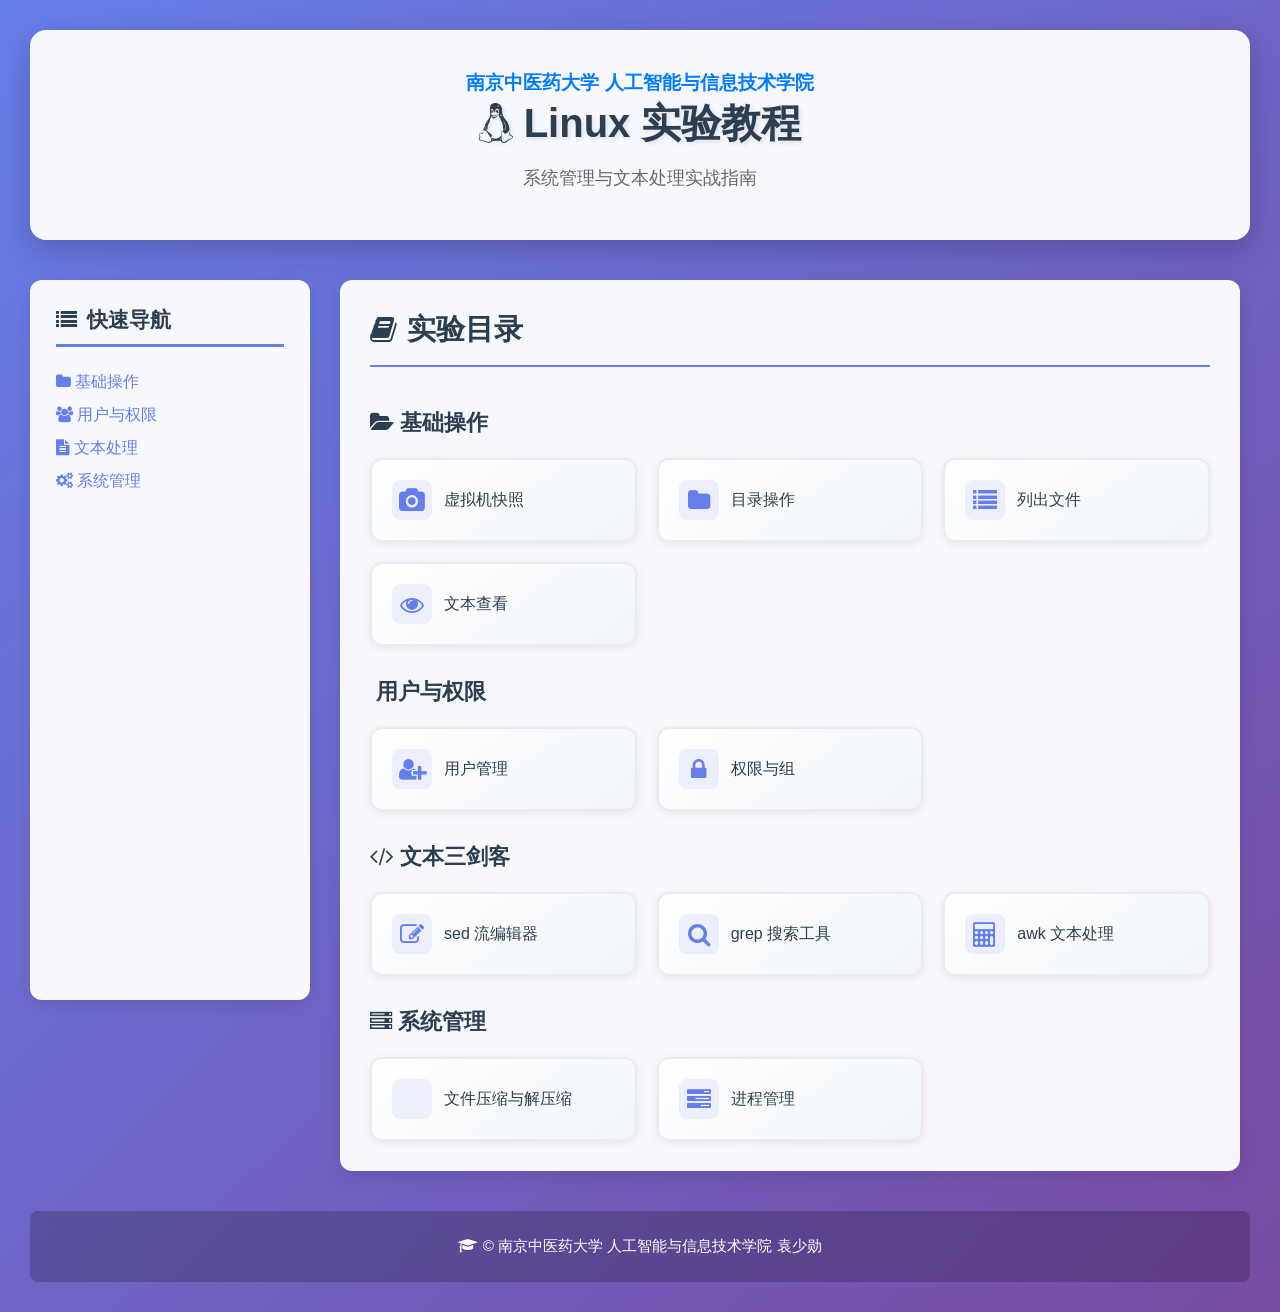
<file: docs/index.html>
<!DOCTYPE html>
<html lang="zh-CN">
<head>
    <meta charset="UTF-8">
    <meta name="viewport" content="width=device-width, initial-scale=1.0">
    <title>Linux 实验文档目录</title>
    <link rel="stylesheet" href="https://cdn.jsdelivr.net/npm/font-awesome@4.7.0/css/font-awesome.min.css">
    <style>
        * {
            margin: 0;
            padding: 0;
            box-sizing: border-box;
        }

        body {
            font-family: "Microsoft YaHei", "Helvetica Neue", sans-serif;
            padding: 30px;
            background: linear-gradient(135deg, #667eea 0%, #764ba2 100%);
            color: #333;
            min-height: 100vh;
            display: flex;
            flex-direction: column;
        }

        .header {
            text-align: center;
            margin-bottom: 40px;
            padding: 40px 20px;
            background-color: rgba(255, 255, 255, 0.95);
            border-radius: 16px;
            box-shadow: 0 10px 30px rgba(0, 0, 0, 0.2);
        }

        .header h1 {
            color: #2c3e50;
            font-size: 2.5rem;
            font-weight: 700;
            margin-bottom: 15px;
            text-shadow: 2px 2px 4px rgba(0, 0, 0, 0.1);
        }

        .header .subtitle {
            color: #666;
            font-size: 1.1rem;
            margin-bottom: 10px;
        }

        .header .college {
            color: #007bff;
            font-weight: 600;
            font-size: 1.2rem;
        }

        .container {
            display: flex;
            gap: 30px;
            flex: 1;
        }

        .left-sidebar {
            width: 280px;
            position: sticky;
            top: 30px;
            height: calc(100vh - 180px);
            overflow-y: auto;
            padding: 25px;
            background-color: rgba(255, 255, 255, 0.95);
            border-radius: 12px;
            box-shadow: 0 4px 15px rgba(0, 0, 0, 0.1);
            border: 1px solid rgba(255, 255, 255, 0.3);
        }

        .left-sidebar h2 {
            margin-bottom: 25px;
            color: #2c3e50;
            font-size: 1.3rem;
            padding-bottom: 10px;
            border-bottom: 3px solid #667eea;
            display: flex;
            align-items: center;
            gap: 10px;
        }

        .left-sidebar ul {
            list-style-type: none;
            padding-left: 0;
        }

        .left-sidebar li {
            margin: 12px 0;
        }

        .right-content {
            flex: 1;
            max-width: 900px;
            padding: 30px;
            background-color: rgba(255, 255, 255, 0.95);
            border-radius: 12px;
            box-shadow: 0 4px 20px rgba(0, 0, 0, 0.1);
        }

        .right-content h1 {
            margin-bottom: 40px;
            color: #2c3e50;
            font-size: 1.8rem;
            font-weight: 600;
            padding-bottom: 15px;
            border-bottom: 2px solid #667eea;
            display: flex;
            align-items: center;
            gap: 10px;
        }

        .exercise-grid {
            display: grid;
            grid-template-columns: repeat(auto-fill, minmax(250px, 1fr));
            gap: 20px;
        }

        .exercise-card {
            background: linear-gradient(145deg, #ffffff 0%, #f0f4f8 100%);
            border-radius: 12px;
            padding: 20px;
            border: 2px solid #e9ecef;
            transition: all 0.3s ease;
            box-shadow: 0 2px 8px rgba(0, 0, 0, 0.08);
        }

        .exercise-card:hover {
            transform: translateY(-5px);
            box-shadow: 0 8px 20px rgba(0, 0, 0, 0.15);
            border-color: #667eea;
        }

        .exercise-card a {
            display: flex;
            align-items: center;
            gap: 12px;
            text-decoration: none;
            color: #2c3e50;
            font-weight: 500;
            font-size: 1rem;
        }

        .exercise-card .icon {
            font-size: 1.5rem;
            color: #667eea;
            width: 40px;
            height: 40px;
            display: flex;
            align-items: center;
            justify-content: center;
            background-color: rgba(102, 126, 234, 0.1);
            border-radius: 8px;
        }

        .exercise-card:hover .icon {
            background-color: #667eea;
            color: #fff;
        }

        a {
            text-decoration: none;
            color: #667eea;
            transition: all 0.3s ease;
            font-weight: 500;
        }

        a:hover {
            color: #764ba2;
        }

        .copyright {
            margin-top: 40px;
            padding: 25px;
            text-align: center;
            color: #fff;
            font-size: 0.95rem;
            background-color: rgba(0, 0, 0, 0.2);
            border-radius: 8px;
            backdrop-filter: blur(10px);
        }

        @media (max-width: 768px) {
            .container {
                flex-direction: column;
            }
            .left-sidebar {
                width: 100%;
                height: auto;
                position: static;
                margin-bottom: 20px;
            }
            .right-content {
                padding: 20px;
            }
            .header h1 {
                font-size: 1.8rem;
            }
            .exercise-grid {
                grid-template-columns: 1fr;
            }
        }
    </style>
</head>

<body>
    <div class="header">
        <div class="college">南京中医药大学 人工智能与信息技术学院</div>
        <h1><i class="fa fa-linux"></i> Linux 实验教程</h1>
        <div class="subtitle">系统管理与文本处理实战指南</div>
    </div>

    <div class="container">
        <div class="left-sidebar">
            <h2><i class="fa fa-list"></i> 快速导航</h2>
            <ul>
                <li><a href="#基础操作"><i class="fa fa-folder"></i> 基础操作</a></li>
                <li><a href="#用户与权限"><i class="fa fa-users"></i> 用户与权限</a></li>
                <li><a href="#文本处理"><i class="fa fa-file-text"></i> 文本处理</a></li>
                <li><a href="#系统管理"><i class="fa fa-cogs"></i> 系统管理</a></li>
            </ul>
        </div>

        <div class="right-content">
            <h1><i class="fa fa-book"></i> 实验目录</h1>
            
            <h2 id="基础操作" style="margin: 30px 0 20px; color: #2c3e50; font-size: 1.4rem;">
                <i class="fa fa-folder-open"></i> 基础操作
            </h2>
            <div class="exercise-grid">
                <div class="exercise-card">
                    <a href="LinuxExercise-SnapShot.html">
                        <div class="icon"><i class="fa fa-camera"></i></div>
                        <span>虚拟机快照</span>
                    </a>
                </div>
                <div class="exercise-card">
                    <a href="LinuxExercise-Directory.html">
                        <div class="icon"><i class="fa fa-folder"></i></div>
                        <span>目录操作</span>
                    </a>
                </div>
                <div class="exercise-card">
                    <a href="LinuxExercise-ListFiles.html">
                        <div class="icon"><i class="fa fa-list"></i></div>
                        <span>列出文件</span>
                    </a>
                </div>
                <div class="exercise-card">
                    <a href="LinuxExercise-TextView.html">
                        <div class="icon"><i class="fa fa-eye"></i></div>
                        <span>文本查看</span>
                    </a>
                </div>
            </div>

            <h2 id="用户与权限" style="margin: 30px 0 20px; color: #2c3e50; font-size: 1.4rem;">
                <i class="fa fa-user-shield"></i> 用户与权限
            </h2>
            <div class="exercise-grid">
                <div class="exercise-card">
                    <a href="LinuxExercise-UserManage.html">
                        <div class="icon"><i class="fa fa-user-plus"></i></div>
                        <span>用户管理</span>
                    </a>
                </div>
                <div class="exercise-card">
                    <a href="LinuxExercise-PermissionGroup.html">
                        <div class="icon"><i class="fa fa-lock"></i></div>
                        <span>权限与组</span>
                    </a>
                </div>
            </div>

            <h2 id="文本处理" style="margin: 30px 0 20px; color: #2c3e50; font-size: 1.4rem;">
                <i class="fa fa-code"></i> 文本三剑客
            </h2>
            <div class="exercise-grid">
                <div class="exercise-card">
                    <a href="LinuxExercise-sed.html">
                        <div class="icon"><i class="fa fa-edit"></i></div>
                        <span>sed 流编辑器</span>
                    </a>
                </div>
                <div class="exercise-card">
                    <a href="LinuxExercise-grep.html">
                        <div class="icon"><i class="fa fa-search"></i></div>
                        <span>grep 搜索工具</span>
                    </a>
                </div>
                <div class="exercise-card">
                    <a href="LinuxExercise-awk.html">
                        <div class="icon"><i class="fa fa-calculator"></i></div>
                        <span>awk 文本处理</span>
                    </a>
                </div>
            </div>

            <h2 id="系统管理" style="margin: 30px 0 20px; color: #2c3e50; font-size: 1.4rem;">
                <i class="fa fa-server"></i> 系统管理
            </h2>
            <div class="exercise-grid">
                <div class="exercise-card">
                    <a href="LinuxExercise-Compression.html">
                        <div class="icon"><i class="fa fa-file-archive"></i></div>
                        <span>文件压缩与解压缩</span>
                    </a>
                </div>
                <div class="exercise-card">
                    <a href="LinuxExercise-ProcessManage.html">
                        <div class="icon"><i class="fa fa-tasks"></i></div>
                        <span>进程管理</span>
                    </a>
                </div>
            </div>
        </div>
    </div>

    <div class="copyright">
        <i class="fa fa-graduation-cap"></i> © 南京中医药大学 人工智能与信息技术学院 袁少勋
    </div>
</body>
</html>
</file>
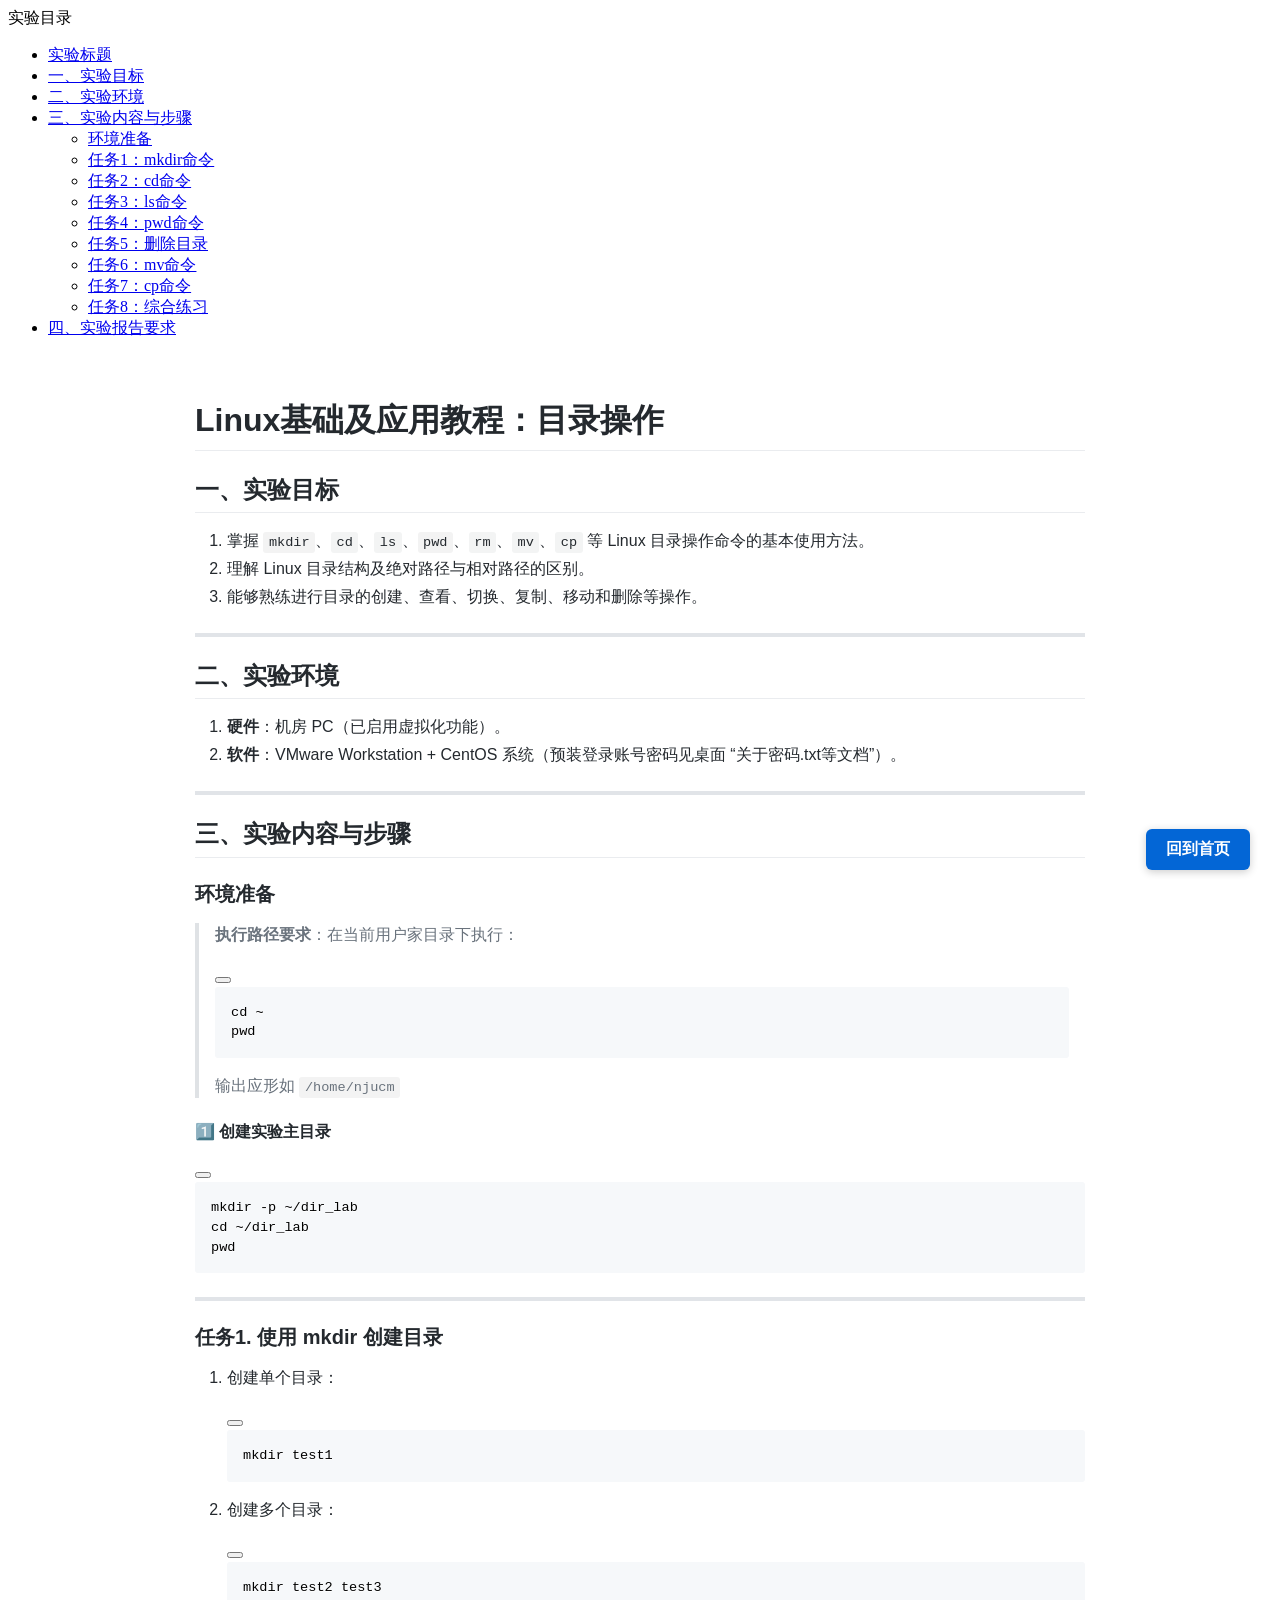
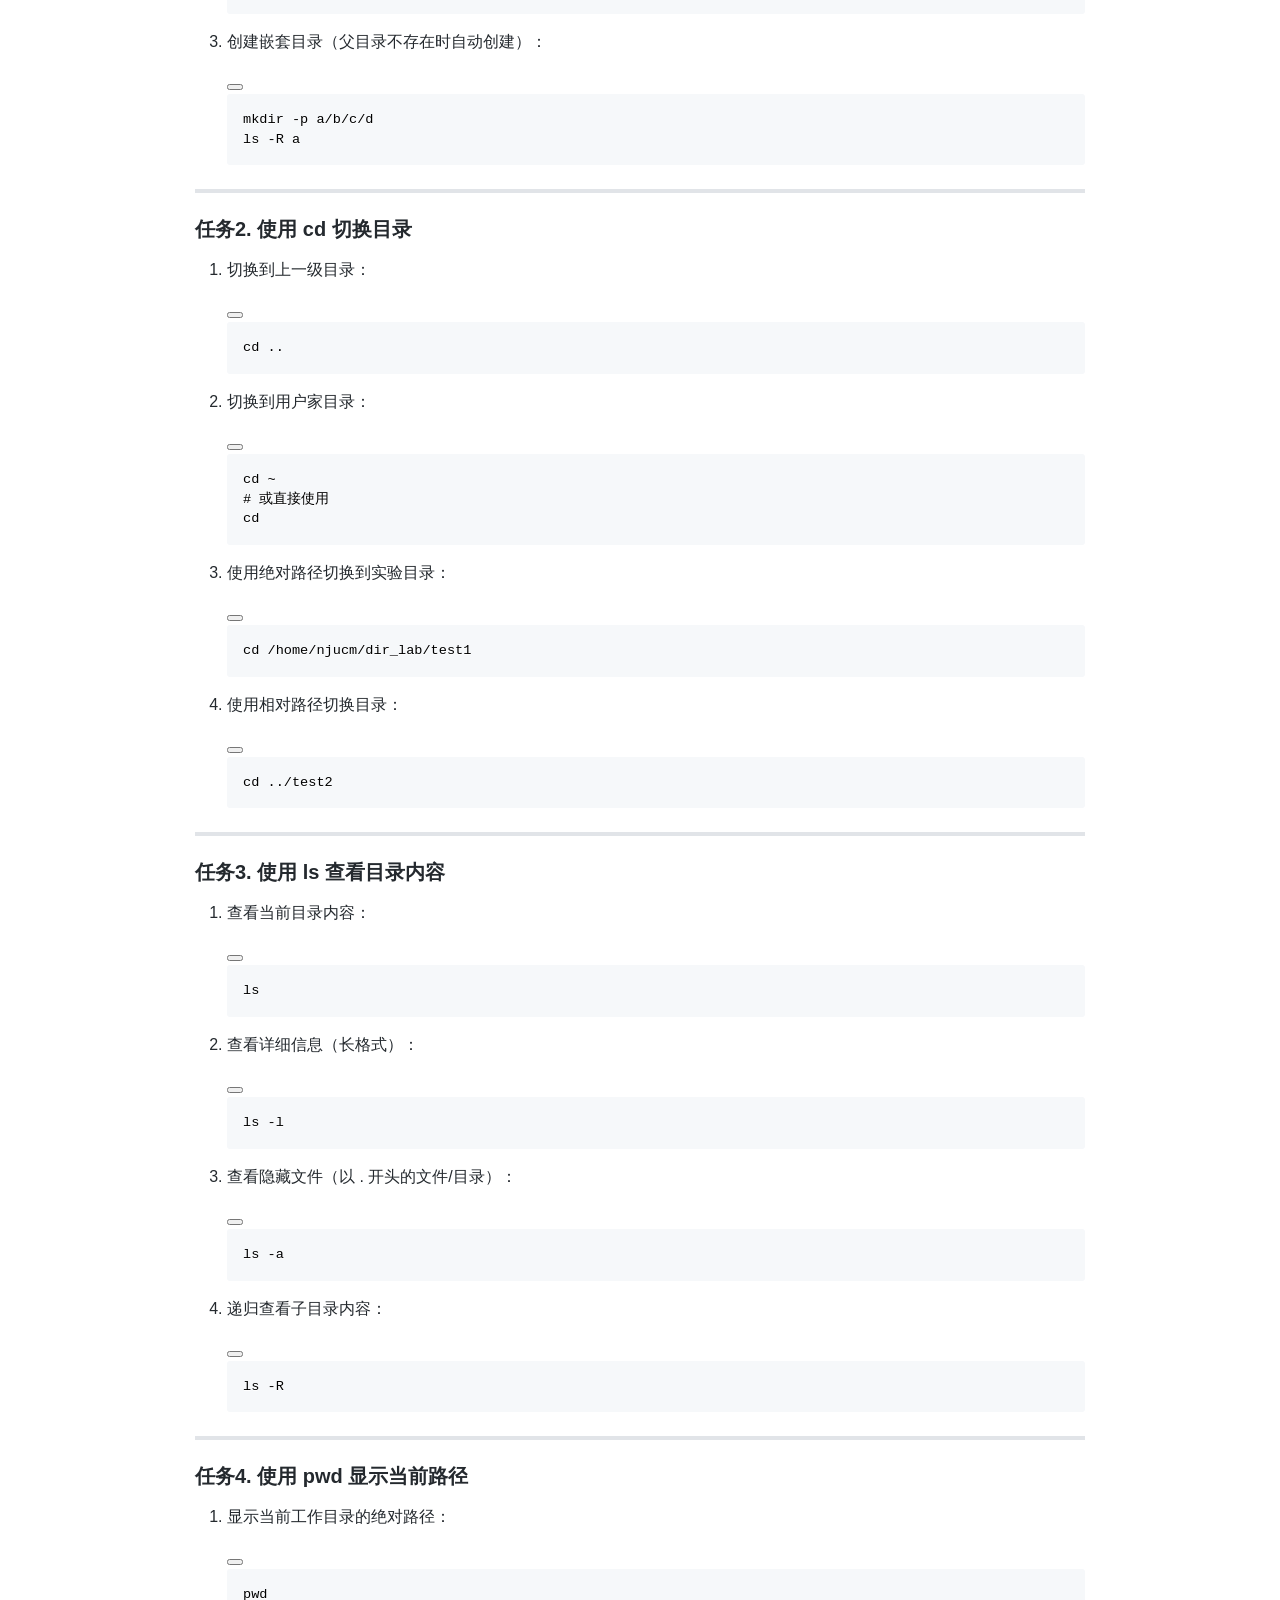
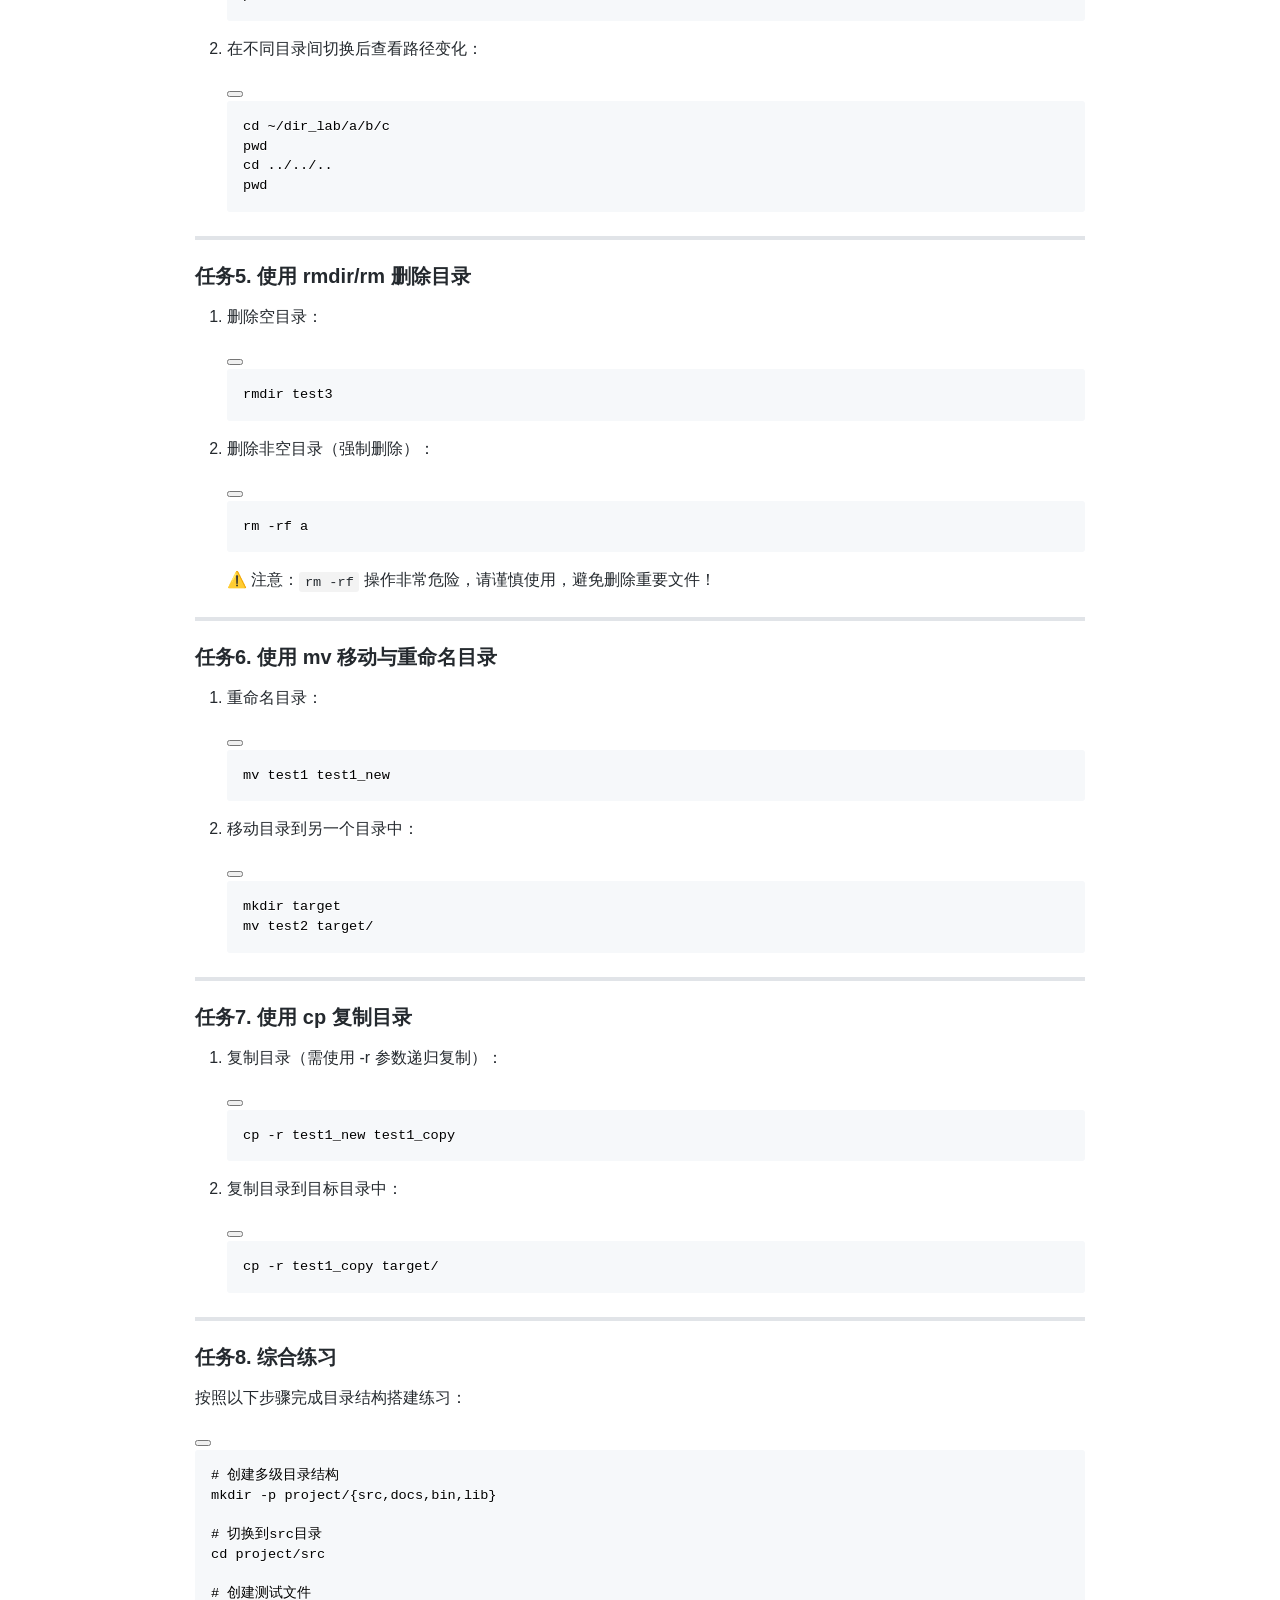
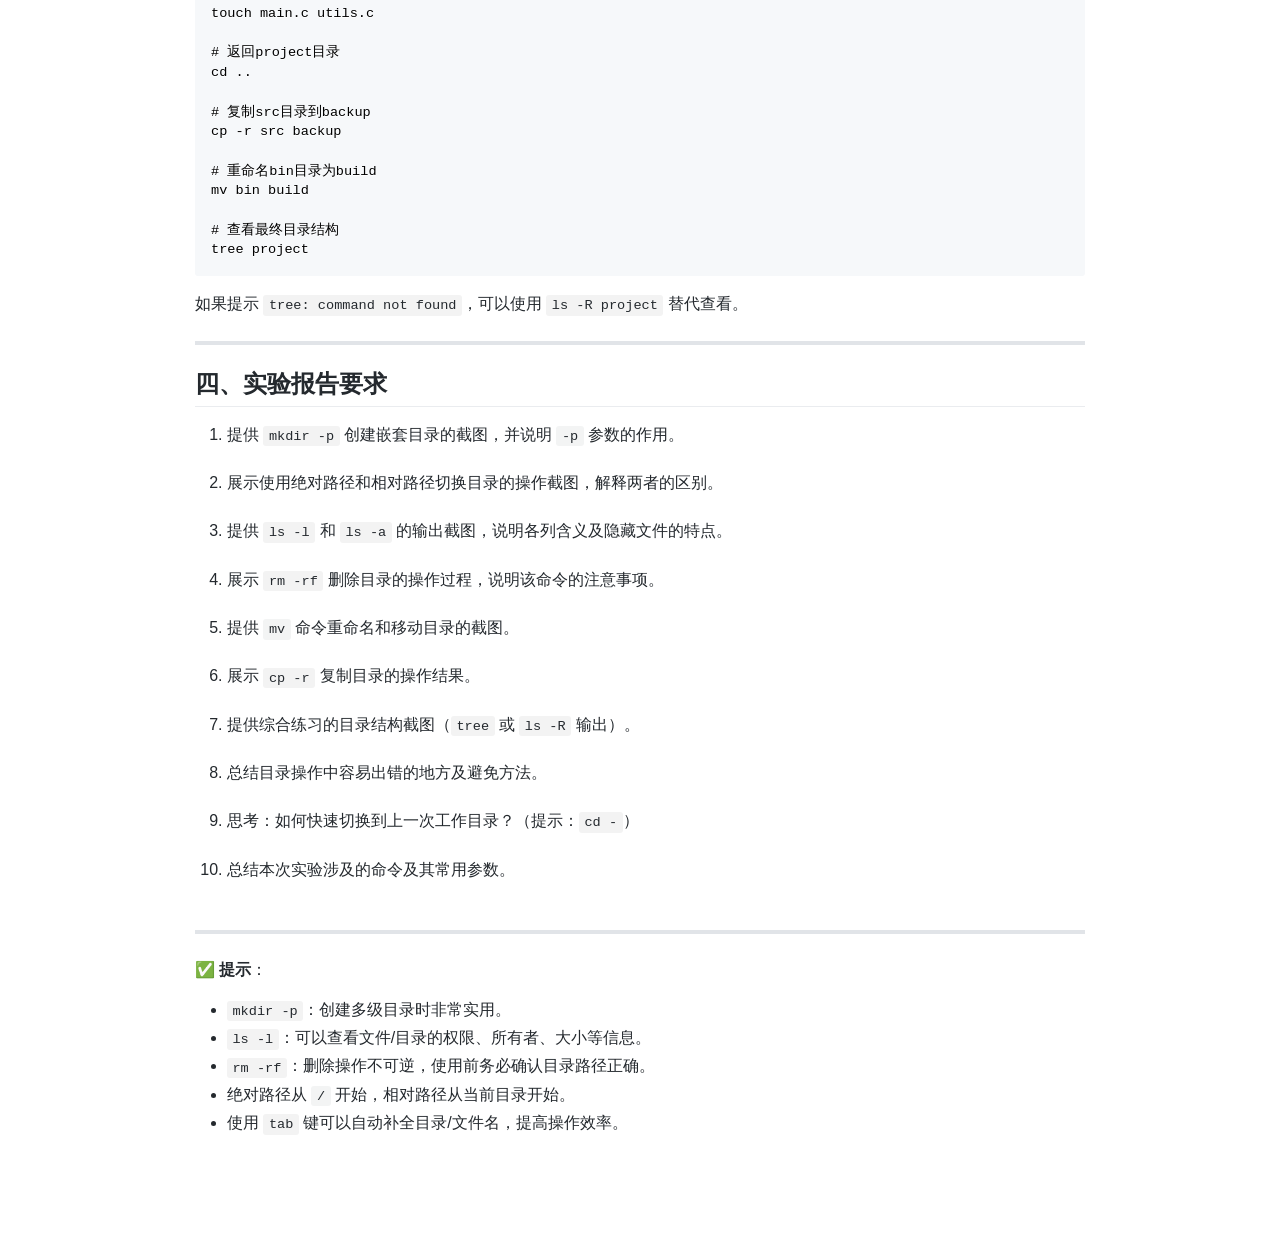
<file: docs/LinuxExercise-Directory.html>
<!DOCTYPE html>
<html>
<head>
  <meta charset="UTF-8">
  <meta name="viewport" content="width=device-width, initial-scale=1">
  <title>Linux基础及应用教程：目录操作</title>
  <link rel="stylesheet" href="markdown-style.css">
  <link href="https:
  <link rel="stylesheet" href="https:
  <style>
    .sidebar-nav {
      position: fixed;
      left: 0;
      top: 0;
      width: 220px;
      height: 100vh;
      background-color: #f5f5f5;
      border-right: 1px solid #ddd;
      padding: 20px 0;
      overflow-y: auto;
      box-sizing: border-box;
      z-index: 999;
    }

    .nav-title {
      font-size: 18px;
      font-weight: bold;
      padding: 0 20px 15px;
      border-bottom: 1px solid #ddd;
      margin-bottom: 15px;
      color: #333;
    }

    .nav-list {
      list-style: none;
      padding: 0;
      margin: 0;
    }

    .nav-list li a {
      display: block;
      padding: 8px 25px;
      color: #333;
      text-decoration: none;
      font-size: 14px;
      transition: background-color 0.2s;
    }

    .nav-list li a:hover {
      background-color: #e0e0e0;
    }

    .sub-nav {
      list-style: none;
      padding-left: 15px;
      background-color: #fafafa;
    }

    .sub-nav li a {
      padding-left: 35px;
      font-size: 13px;
      color: #666;
    }

    .markdown-body {
      margin-left: 240px;
      padding: 20px 40px;
      max-width: 1200px;
      box-sizing: border-box;
    }

    .code-block {
      position: relative;
      margin: 15px 0;
    }

    .copy-btn {
      position: absolute;
      top: 10px;
      right: 10px;
      background-color: rgba(255,255,255,0.9);
      border: 1px solid #ddd;
      border-radius: 4px;
      padding: 4px 8px;
      cursor: pointer;
      font-size: 14px;
      color: #666;
      transition: all 0.2s;
      z-index: 10;
    }

    .copy-btn:hover {
      background-color: #fff;
      color: #333;
      border-color: #bbb;
    }

    .copy-btn.success {
      background-color: #4CAF50;
      color: white;
      border-color: #4CAF50;
    }

    .copy-btn.success i::after {
      content: " 已复制";
      font-family: sans-serif;
    }

    .back-to-home {
      margin-left: 240px;
      margin: 20px 40px;
      display: inline-block;
    }

    @media (max-width: 768px) {
      .sidebar-nav {
        display: none;
      }
      .markdown-body {
        margin-left: 0;
        padding: 20px;
      }
      .back-to-home {
        margin-left: 20px;
      }
    }
  </style>
</head>
<body>
  <nav class="sidebar-nav">
    <div class="nav-title">实验目录</div>
    <ul class="nav-list">
      <li><a href="#linux基础及应用教程：目录操作">实验标题</a></li>
      <li><a href="#一、实验目标">一、实验目标</a></li>
      <li><a href="#二、实验环境">二、实验环境</a></li>
      <li>
        <a href="#三、实验内容与步骤">三、实验内容与步骤</a>
        <ul class="sub-nav">
          <li><a href="#环境准备">环境准备</a></li>
          <li><a href="#任务1-使用-mkdir-创建目录">任务1：mkdir命令</a></li>
          <li><a href="#任务2-使用-cd-切换目录">任务2：cd命令</a></li>
          <li><a href="#任务3-使用-ls-查看目录内容">任务3：ls命令</a></li>
          <li><a href="#任务4-使用-pwd-显示当前路径">任务4：pwd命令</a></li>
          <li><a href="#任务5-使用-rmdir-rm-删除目录">任务5：删除目录</a></li>
          <li><a href="#任务6-使用-mv-移动与重命名">任务6：mv命令</a></li>
          <li><a href="#任务7-使用-cp-复制目录">任务7：cp命令</a></li>
          <li><a href="#任务8-综合练习">任务8：综合练习</a></li>
        </ul>
      </li>
      <li><a href="#四、实验报告要求">四、实验报告要求</a></li>
    </ul>
  </nav>

  <article class="markdown-body">
    <h1 class="atx" id="linux基础及应用教程：目录操作">Linux基础及应用教程：目录操作</h1>
    <h2 class="atx" id="一、实验目标">一、实验目标</h2>
    <ol>
      <li>掌握 <code>mkdir</code>、<code>cd</code>、<code>ls</code>、<code>pwd</code>、<code>rm</code>、<code>mv</code>、<code>cp</code> 等 Linux 目录操作命令的基本使用方法。</li>
      <li>理解 Linux 目录结构及绝对路径与相对路径的区别。</li>
      <li>能够熟练进行目录的创建、查看、切换、复制、移动和删除等操作。</li>
    </ol>
    <hr>
    <h2 class="atx" id="二、实验环境">二、实验环境</h2>
    <ol>
      <li><strong>硬件</strong>：机房 PC（已启用虚拟化功能）。  </li>
      <li><strong>软件</strong>：VMware Workstation + CentOS 系统（预装登录账号密码见桌面 “关于密码.txt等文档”）。</li>
    </ol>
    <hr>
    <h2 class="atx" id="三、实验内容与步骤">三、实验内容与步骤</h2>
    <h3 class="atx" id="环境准备">环境准备</h3>
    <blockquote>
      <p><strong>执行路径要求</strong>：在当前用户家目录下执行：</p>
      <div class="code-block">
        <button class="copy-btn" title="复制代码">
          <i class="fa fa-clipboard"></i>
        </button>
        <pre><code class="language-bash">cd ~
pwd</code></pre>
      </div>
      <p>输出应形如 <code>/home/njucm</code></p>
    </blockquote>

    <h4 class="atx" id="1️⃣-创建实验主目录">1️⃣ 创建实验主目录</h4>
    <div class="code-block">
      <button class="copy-btn" title="复制代码">
        <i class="fa fa-clipboard"></i>
      </button>
      <pre><code class="language-bash">mkdir -p ~/dir_lab
cd ~/dir_lab
pwd</code></pre>
    </div>

    <hr>
    <h3 class="atx" id="任务1-使用-mkdir-创建目录">任务1. 使用 mkdir 创建目录</h3>
    <ol>
      <li>
        <p>创建单个目录：</p>
        <div class="code-block">
          <button class="copy-btn" title="复制代码">
            <i class="fa fa-clipboard"></i>
          </button>
          <pre><code class="language-bash">mkdir test1</code></pre>
        </div>
      </li>
      <li>
        <p>创建多个目录：</p>
        <div class="code-block">
          <button class="copy-btn" title="复制代码">
            <i class="fa fa-clipboard"></i>
          </button>
          <pre><code class="language-bash">mkdir test2 test3</code></pre>
        </div>
      </li>
      <li>
        <p>创建嵌套目录（父目录不存在时自动创建）：</p>
        <div class="code-block">
          <button class="copy-btn" title="复制代码">
            <i class="fa fa-clipboard"></i>
          </button>
          <pre><code class="language-bash">mkdir -p a/b/c/d
ls -R a</code></pre>
        </div>
      </li>
    </ol>

    <hr>
    <h3 class="atx" id="任务2-使用-cd-切换目录">任务2. 使用 cd 切换目录</h3>
    <ol>
      <li>
        <p>切换到上一级目录：</p>
        <div class="code-block">
          <button class="copy-btn" title="复制代码">
            <i class="fa fa-clipboard"></i>
          </button>
          <pre><code class="language-bash">cd ..</code></pre>
        </div>
      </li>
      <li>
        <p>切换到用户家目录：</p>
        <div class="code-block">
          <button class="copy-btn" title="复制代码">
            <i class="fa fa-clipboard"></i>
          </button>
          <pre><code class="language-bash">cd ~
# 或直接使用
cd</code></pre>
        </div>
      </li>
      <li>
        <p>使用绝对路径切换到实验目录：</p>
        <div class="code-block">
          <button class="copy-btn" title="复制代码">
            <i class="fa fa-clipboard"></i>
          </button>
          <pre><code class="language-bash">cd /home/njucm/dir_lab/test1</code></pre>
        </div>
      </li>
      <li>
        <p>使用相对路径切换目录：</p>
        <div class="code-block">
          <button class="copy-btn" title="复制代码">
            <i class="fa fa-clipboard"></i>
          </button>
          <pre><code class="language-bash">cd ../test2</code></pre>
        </div>
      </li>
    </ol>

    <hr>
    <h3 class="atx" id="任务3-使用-ls-查看目录内容">任务3. 使用 ls 查看目录内容</h3>
    <ol>
      <li>
        <p>查看当前目录内容：</p>
        <div class="code-block">
          <button class="copy-btn" title="复制代码">
            <i class="fa fa-clipboard"></i>
          </button>
          <pre><code class="language-bash">ls</code></pre>
        </div>
      </li>
      <li>
        <p>查看详细信息（长格式）：</p>
        <div class="code-block">
          <button class="copy-btn" title="复制代码">
            <i class="fa fa-clipboard"></i>
          </button>
          <pre><code class="language-bash">ls -l</code></pre>
        </div>
      </li>
      <li>
        <p>查看隐藏文件（以 . 开头的文件/目录）：</p>
        <div class="code-block">
          <button class="copy-btn" title="复制代码">
            <i class="fa fa-clipboard"></i>
          </button>
          <pre><code class="language-bash">ls -a</code></pre>
        </div>
      </li>
      <li>
        <p>递归查看子目录内容：</p>
        <div class="code-block">
          <button class="copy-btn" title="复制代码">
            <i class="fa fa-clipboard"></i>
          </button>
          <pre><code class="language-bash">ls -R</code></pre>
        </div>
      </li>
    </ol>

    <hr>
    <h3 class="atx" id="任务4-使用-pwd-显示当前路径">任务4. 使用 pwd 显示当前路径</h3>
    <ol>
      <li>
        <p>显示当前工作目录的绝对路径：</p>
        <div class="code-block">
          <button class="copy-btn" title="复制代码">
            <i class="fa fa-clipboard"></i>
          </button>
          <pre><code class="language-bash">pwd</code></pre>
        </div>
      </li>
      <li>
        <p>在不同目录间切换后查看路径变化：</p>
        <div class="code-block">
          <button class="copy-btn" title="复制代码">
            <i class="fa fa-clipboard"></i>
          </button>
          <pre><code class="language-bash">cd ~/dir_lab/a/b/c
pwd
cd ../../..
pwd</code></pre>
        </div>
      </li>
    </ol>

    <hr>
    <h3 class="atx" id="任务5-使用-rmdir-rm-删除目录">任务5. 使用 rmdir/rm 删除目录</h3>
    <ol>
      <li>
        <p>删除空目录：</p>
        <div class="code-block">
          <button class="copy-btn" title="复制代码">
            <i class="fa fa-clipboard"></i>
          </button>
          <pre><code class="language-bash">rmdir test3</code></pre>
        </div>
      </li>
      <li>
        <p>删除非空目录（强制删除）：</p>
        <div class="code-block">
          <button class="copy-btn" title="复制代码">
            <i class="fa fa-clipboard"></i>
          </button>
          <pre><code class="language-bash">rm -rf a</code></pre>
          <p>⚠️ 注意：<code>rm -rf</code> 操作非常危险，请谨慎使用，避免删除重要文件！</p>
        </div>
      </li>
    </ol>

    <hr>
    <h3 class="atx" id="任务6-使用-mv-移动与重命名">任务6. 使用 mv 移动与重命名目录</h3>
    <ol>
      <li>
        <p>重命名目录：</p>
        <div class="code-block">
          <button class="copy-btn" title="复制代码">
            <i class="fa fa-clipboard"></i>
          </button>
          <pre><code class="language-bash">mv test1 test1_new</code></pre>
        </div>
      </li>
      <li>
        <p>移动目录到另一个目录中：</p>
        <div class="code-block">
          <button class="copy-btn" title="复制代码">
            <i class="fa fa-clipboard"></i>
          </button>
          <pre><code class="language-bash">mkdir target
mv test2 target/</code></pre>
        </div>
      </li>
    </ol>

    <hr>
    <h3 class="atx" id="任务7-使用-cp-复制目录">任务7. 使用 cp 复制目录</h3>
    <ol>
      <li>
        <p>复制目录（需使用 -r 参数递归复制）：</p>
        <div class="code-block">
          <button class="copy-btn" title="复制代码">
            <i class="fa fa-clipboard"></i>
          </button>
          <pre><code class="language-bash">cp -r test1_new test1_copy</code></pre>
        </div>
      </li>
      <li>
        <p>复制目录到目标目录中：</p>
        <div class="code-block">
          <button class="copy-btn" title="复制代码">
            <i class="fa fa-clipboard"></i>
          </button>
          <pre><code class="language-bash">cp -r test1_copy target/</code></pre>
        </div>
      </li>
    </ol>

    <hr>
    <h3 class="atx" id="任务8-综合练习">任务8. 综合练习</h3>
    <p>按照以下步骤完成目录结构搭建练习：</p>
    <div class="code-block">
      <button class="copy-btn" title="复制代码">
        <i class="fa fa-clipboard"></i>
      </button>
      <pre><code class="language-bash"># 创建多级目录结构
mkdir -p project/{src,docs,bin,lib}

# 切换到src目录
cd project/src

# 创建测试文件
touch main.c utils.c

# 返回project目录
cd ..

# 复制src目录到backup
cp -r src backup

# 重命名bin目录为build
mv bin build

# 查看最终目录结构
tree project</code></pre>
    </div>
    <p>如果提示 <code>tree: command not found</code>，可以使用 <code>ls -R project</code> 替代查看。</p>

    <hr>
    <h2 class="atx" id="四、实验报告要求">四、实验报告要求</h2>
    <ol>
      <li>提供 <code>mkdir -p</code> 创建嵌套目录的截图，并说明 <code>-p</code> 参数的作用。</li><br>
      <li>展示使用绝对路径和相对路径切换目录的操作截图，解释两者的区别。</li><br>
      <li>提供 <code>ls -l</code> 和 <code>ls -a</code> 的输出截图，说明各列含义及隐藏文件的特点。</li><br>
      <li>展示 <code>rm -rf</code> 删除目录的操作过程，说明该命令的注意事项。</li><br>
      <li>提供 <code>mv</code> 命令重命名和移动目录的截图。</li><br>
      <li>展示 <code>cp -r</code> 复制目录的操作结果。</li><br>
      <li>提供综合练习的目录结构截图（<code>tree</code> 或 <code>ls -R</code> 输出）。</li><br>
      <li>总结目录操作中容易出错的地方及避免方法。</li><br>
      <li>思考：如何快速切换到上一次工作目录？（提示：<code>cd -</code>）</li><br>
      <li>总结本次实验涉及的命令及其常用参数。</li><br>
    </ol>
    <hr>
    <p>✅ <strong>提示</strong>：  </p>
    <ul>
      <li><code>mkdir -p</code>：创建多级目录时非常实用。  </li>
      <li><code>ls -l</code>：可以查看文件/目录的权限、所有者、大小等信息。  </li>
      <li><code>rm -rf</code>：删除操作不可逆，使用前务必确认目录路径正确。  </li>
      <li>绝对路径从 <code>/</code> 开始，相对路径从当前目录开始。  </li>
      <li>使用 <code>tab</code> 键可以自动补全目录/文件名，提高操作效率。  </li>
    </ul>
  </article>

  <a href="/shaoxunyuan.github.io/Linux/" class="back-to-home">回到首页</a>

  <script src="https:
  <script src="https:
  <script>
    document.querySelectorAll('.copy-btn').forEach(btn => {
      btn.addEventListener('click', function() {
        const codeElement = this.nextElementSibling.querySelector('code');
        const codeContent = codeElement.textContent;
        navigator.clipboard.writeText(codeContent).then(() => {
          this.classList.add('success');
          setTimeout(() => {
            this.classList.remove('success');
          }, 2000);
        }).catch(err => {
          console.error('代码复制失败:', err);
          alert('复制失败，请手动复制');
        });
      });
    });

    document.querySelectorAll('.sidebar-nav a').forEach(anchor => {
      anchor.addEventListener('click', function(e) {
        e.preventDefault();
        const targetId = this.getAttribute('href');
        const targetElement = document.querySelector(targetId);
        if (targetElement) {
          window.scrollTo({
            top: targetElement.offsetTop - 20,
            behavior: 'smooth'
          });
        }
      });
    });
  </script>
</body>
</html>
</file>
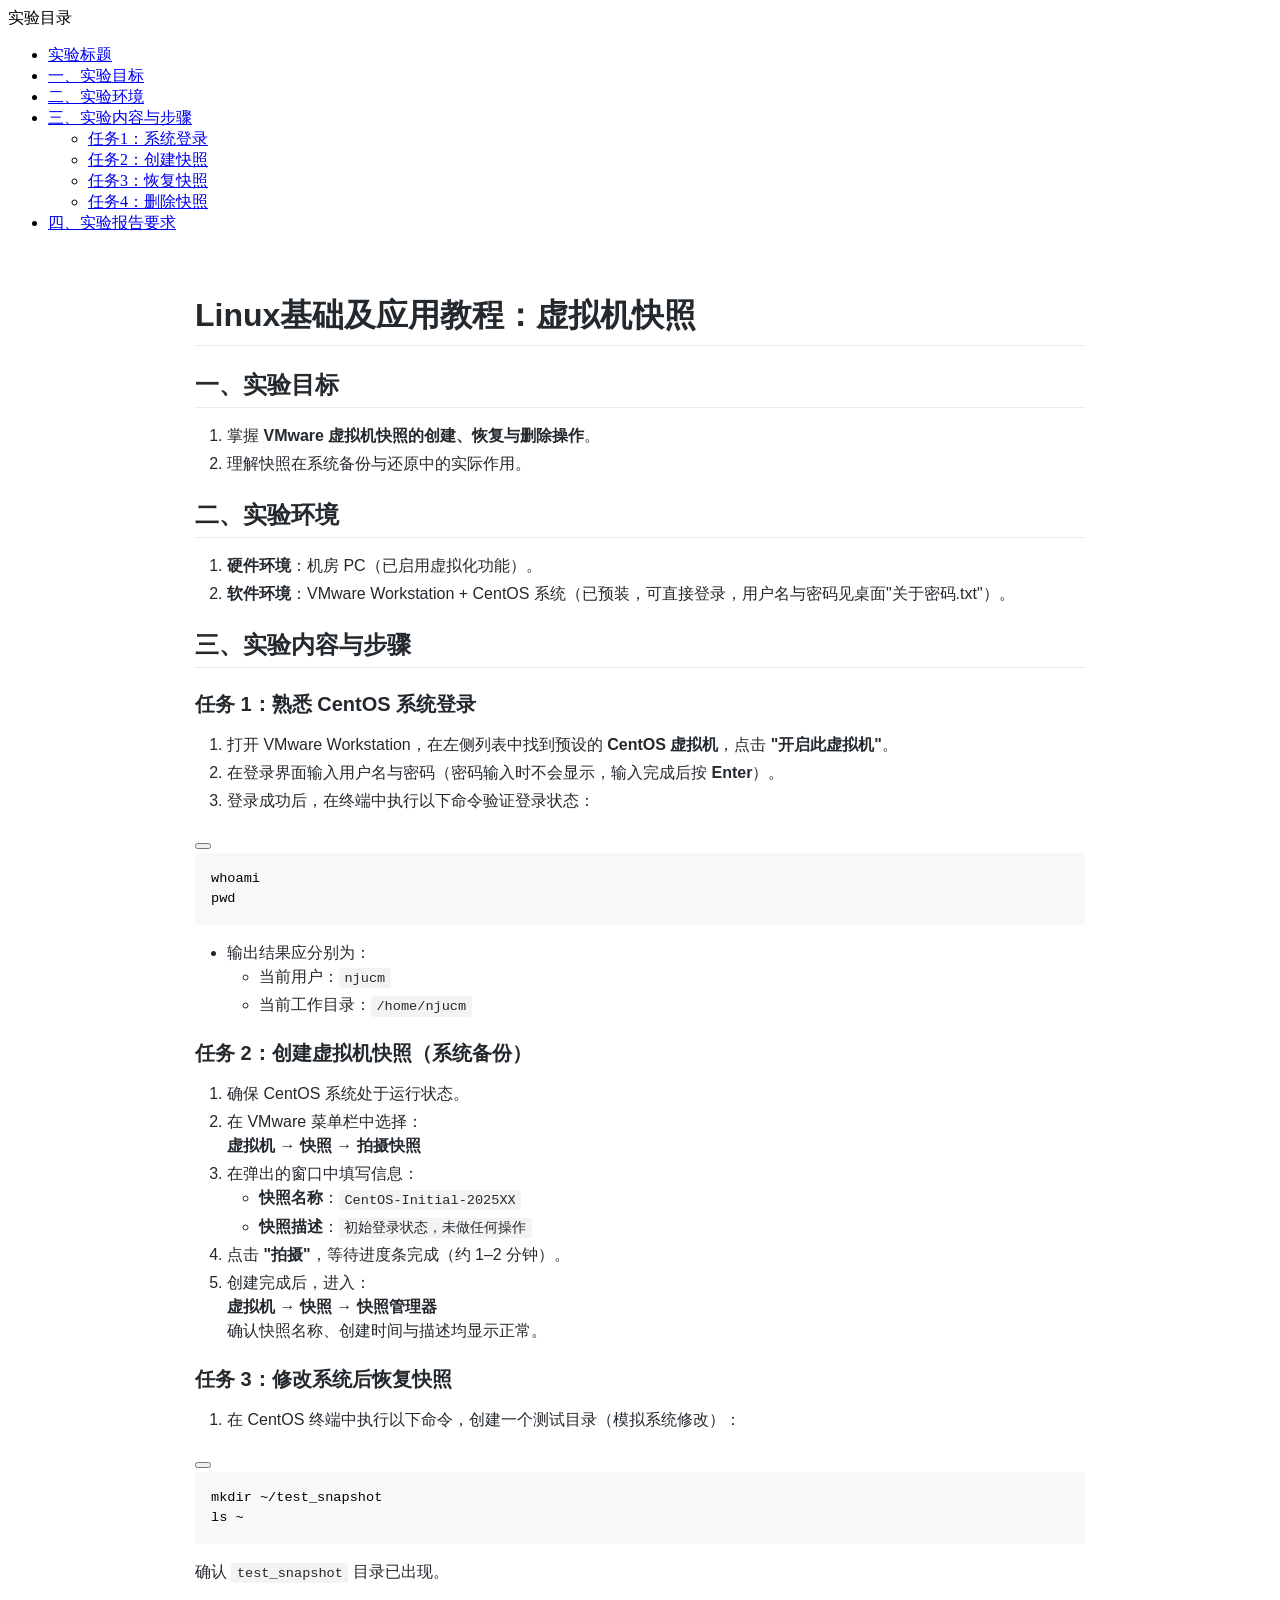
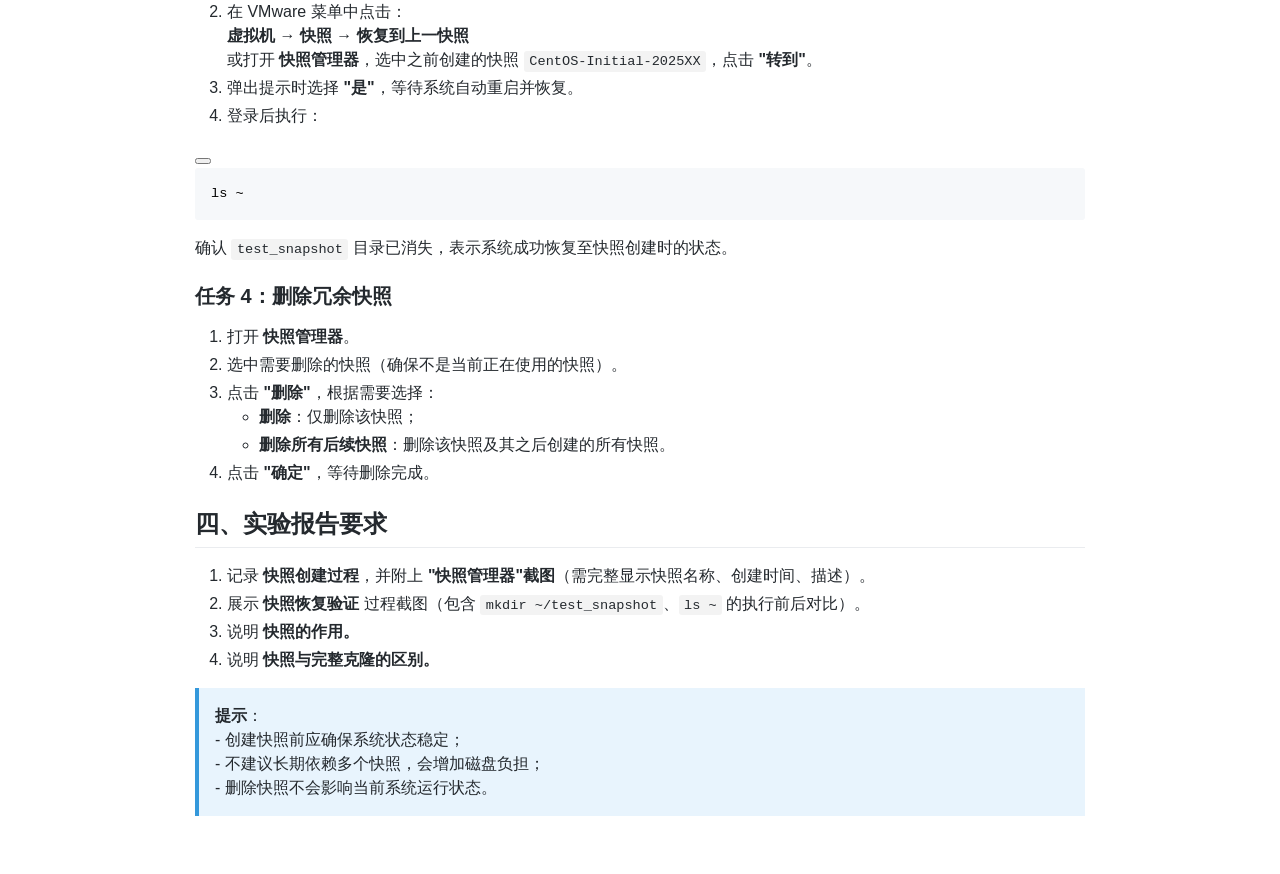
<file: docs/LinuxExercise-SnapShot.html>
<!DOCTYPE html>
<html lang="zh-CN">
<head>
    <meta charset="UTF-8">
    <meta name="viewport" content="width=device-width, initial-scale=1.0">
    <title>Linux基础及应用教程：虚拟机快照</title>
    <link rel="stylesheet" href="markdown-style.css">
    <link href="https:
    <link rel="stylesheet" href="https:
    <style>
    .sidebar-nav {
      position: fixed;
      left: 0;
      top: 0;
      width: 220px;
      height: 100vh;
      background-color: #f5f5f5;
      border-right: 1px solid #ddd;
      padding: 20px 0;
      overflow-y: auto;
      box-sizing: border-box;
      z-index: 999;
    }
    .nav-title {
      font-size: 18px;
      font-weight: bold;
      padding: 0 20px 15px;
      border-bottom: 1px solid #ddd;
      margin-bottom: 15px;
      color: #333;
    }
    .nav-list {
      list-style: none;
      padding: 0;
      margin: 0;
    }
    .nav-list li a {
      display: block;
      padding: 8px 25px;
      color: #333;
      text-decoration: none;
      font-size: 14px;
      transition: background-color 0.2s;
    }
    .nav-list li a:hover { background-color: #e0e0e0; }
    .sub-nav {
      list-style: none;
      padding-left: 15px;
      background-color: #fafafa;
    }
    .sub-nav li a {
      padding-left: 35px;
      font-size: 13px;
      color: #666;
    }
    .markdown-body {
      margin-left: 240px;
      padding: 20px 40px;
      max-width: 1200px;
      box-sizing: border-box;
    }
    .code-block { position: relative; margin: 15px 0; }
    .copy-btn {
      position: absolute;
      top: 10px;
      right: 10px;
      background-color: rgba(255,255,255,0.9);
      border: 1px solid #ddd;
      border-radius: 4px;
      padding: 4px 8px;
      cursor: pointer;
      font-size: 14px;
      color: #666;
      transition: all 0.2s;
      z-index: 10;
    }
    .copy-btn:hover { background-color: #fff; color: #333; border-color: #bbb; }
    .copy-btn.success { background-color: #4CAF50; color: white; border-color: #4CAF50; }
    .copy-btn.success i::after { content: " 已复制"; font-family: sans-serif; }
    .back-home-fixed {
      position: fixed;
      bottom: 25px;
      right: 25px;
      background-color: #3498db;
      color: #fff;
      padding: 10px 18px;
      border-radius: 6px;
      text-decoration: none;
      font-size: 14px;
      box-shadow: 0 3px 8px rgba(0,0,0,0.25);
      transition: background-color 0.25s;
      z-index: 9999;
    }
    .back-home-fixed:hover { background-color: #217dbb; }
    @media (max-width: 768px) {
      .sidebar-nav { display: none; }
      .markdown-body { margin-left: 0; padding: 20px; }
    }
    </style>
</head>
<body>
  <nav class="sidebar-nav">
    <div class="nav-title">实验目录</div>
    <ul class="nav-list">
      <li><a href="#linux基础及应用教程：虚拟机快照">实验标题</a></li>
      <li><a href="#一、实验目标">一、实验目标</a></li>
      <li><a href="#二、实验环境">二、实验环境</a></li>
      <li>
        <a href="#三、实验内容与步骤">三、实验内容与步骤</a>
        <ul class="sub-nav">
          <li><a href="#任务1-熟悉centos系统登录">任务1：系统登录</a></li>
          <li><a href="#任务2-创建虚拟机快照（系统备份）">任务2：创建快照</a></li>
          <li><a href="#任务3-修改系统后恢复快照">任务3：恢复快照</a></li>
          <li><a href="#任务4-删除冗余快照">任务4：删除快照</a></li>
        </ul>
      </li>
      <li><a href="#四、实验报告要求">四、实验报告要求</a></li>
    </ul>
  </nav>
  <article class="markdown-body">
    <h1 id="linux基础及应用教程：虚拟机快照">Linux基础及应用教程：虚拟机快照</h1>
    <h2 id="一、实验目标">一、实验目标</h2>
    <ol>
      <li>掌握 <strong>VMware 虚拟机快照的创建、恢复与删除操作</strong>。</li>
      <li>理解快照在系统备份与还原中的实际作用。</li>
    </ol>

    <h2 id="二、实验环境">二、实验环境</h2>
    <ol>
      <li><strong>硬件环境</strong>：机房 PC（已启用虚拟化功能）。</li>
      <li><strong>软件环境</strong>：VMware Workstation + CentOS 系统（已预装，可直接登录，用户名与密码见桌面"关于密码.txt"）。</li>
    </ol>

    <h2 id="三、实验内容与步骤">三、实验内容与步骤</h2>

    <h3 id="任务1-熟悉centos系统登录">任务 1：熟悉 CentOS 系统登录</h3>
    <ol>
      <li>打开 VMware Workstation，在左侧列表中找到预设的 <strong>CentOS 虚拟机</strong>，点击 <strong>"开启此虚拟机"</strong>。</li>
      <li>在登录界面输入用户名与密码（密码输入时不会显示，输入完成后按 <strong>Enter</strong>）。</li>
      <li>登录成功后，在终端中执行以下命令验证登录状态：</li>
    </ol>
    <div class="code-block">
      <button class="copy-btn"><i class="fa fa-clipboard"></i></button>
      <pre><code class="language-bash">whoami
pwd</code></pre>
    </div>
    <ul>
      <li>输出结果应分别为：
        <ul>
          <li>当前用户：<code>njucm</code></li>
          <li>当前工作目录：<code>/home/njucm</code></li>
        </ul>
      </li>
    </ul>

    <h3 id="任务2-创建虚拟机快照（系统备份）">任务 2：创建虚拟机快照（系统备份）</h3>
    <ol>
      <li>确保 CentOS 系统处于运行状态。</li>
      <li>在 VMware 菜单栏中选择：<br>
          <strong>虚拟机 → 快照 → 拍摄快照</strong></li>
      <li>在弹出的窗口中填写信息：
        <ul>
          <li><strong>快照名称</strong>：<code>CentOS-Initial-2025XX</code></li>
          <li><strong>快照描述</strong>：<code>初始登录状态，未做任何操作</code></li>
        </ul>
      </li>
      <li>点击 <strong>"拍摄"</strong>，等待进度条完成（约 1–2 分钟）。</li>
      <li>创建完成后，进入：<br>
          <strong>虚拟机 → 快照 → 快照管理器</strong><br>
          确认快照名称、创建时间与描述均显示正常。</li>
    </ol>

    <h3 id="任务3-修改系统后恢复快照">任务 3：修改系统后恢复快照</h3>
    <ol>
      <li>在 CentOS 终端中执行以下命令，创建一个测试目录（模拟系统修改）：</li>
    </ol>
    <div class="code-block">
      <button class="copy-btn"><i class="fa fa-clipboard"></i></button>
      <pre><code class="language-bash">mkdir ~/test_snapshot
ls ~</code></pre>
    </div>
    <p>确认 <code>test_snapshot</code> 目录已出现。</p>
    <ol start="2">
      <li>在 VMware 菜单中点击：<br>
          <strong>虚拟机 → 快照 → 恢复到上一快照</strong><br>
          或打开 <strong>快照管理器</strong>，选中之前创建的快照 <code>CentOS-Initial-2025XX</code>，点击 <strong>"转到"</strong>。</li>
      <li>弹出提示时选择 <strong>"是"</strong>，等待系统自动重启并恢复。</li>
      <li>登录后执行：</li>
    </ol>
    <div class="code-block">
      <button class="copy-btn"><i class="fa fa-clipboard"></i></button>
      <pre><code class="language-bash">ls ~</code></pre>
    </div>
    <p>确认 <code>test_snapshot</code> 目录已消失，表示系统成功恢复至快照创建时的状态。</p>

    <h3 id="任务4-删除冗余快照">任务 4：删除冗余快照</h3>
    <ol>
      <li>打开 <strong>快照管理器</strong>。</li>
      <li>选中需要删除的快照（确保不是当前正在使用的快照）。</li>
      <li>点击 <strong>"删除"</strong>，根据需要选择：
        <ul>
          <li><strong>删除</strong>：仅删除该快照；</li>
          <li><strong>删除所有后续快照</strong>：删除该快照及其之后创建的所有快照。</li>
        </ul>
      </li>
      <li>点击 <strong>"确定"</strong>，等待删除完成。</li>
    </ol>

    <h2 id="四、实验报告要求">四、实验报告要求</h2>
    <ol>
      <li>记录 <strong>快照创建过程</strong>，并附上 <strong>"快照管理器"截图</strong>（需完整显示快照名称、创建时间、描述）。</li>
      <li>展示 <strong>快照恢复验证</strong> 过程截图（包含 <code>mkdir ~/test_snapshot</code>、<code>ls ~</code> 的执行前后对比）。</li>
      <li>说明 <strong>快照的作用。</strong></li>
      <li>说明 <strong>快照与完整克隆的区别。</strong></li>
    </ol>

    <div style="background-color: #e8f4fd; border-left: 4px solid #3498db; padding: 1em; margin: 1em 0;">
      <strong>提示</strong>：<br>
      - 创建快照前应确保系统状态稳定；<br>
      - 不建议长期依赖多个快照，会增加磁盘负担；<br>
      - 删除快照不会影响当前系统运行状态。
    </div>
  </article>
  <a href="https:
  <script src="https:
  <script src="https:
  <script>
    document.querySelectorAll('.copy-btn').forEach(btn => {
      btn.addEventListener('click', function() {
        const codeElement = this.nextElementSibling.querySelector('code');
        const codeContent = codeElement.textContent;
        navigator.clipboard.writeText(codeContent).then(() => {
          this.classList.add('success');
          setTimeout(() => { this.classList.remove('success'); }, 2000);
        }).catch(err => {
          console.error('代码复制失败:', err);
          alert('复制失败，请手动复制');
        });
      });
    });

    document.querySelectorAll('.sidebar-nav a').forEach(anchor => {
      anchor.addEventListener('click', function(e) {
        e.preventDefault();
        const targetId = this.getAttribute('href');
        const targetElement = document.querySelector(targetId);
        if (targetElement) {
          window.scrollTo({ top: targetElement.offsetTop - 20, behavior: 'smooth' });
        }
      });
    });
  </script>
</body>
</html>
</file>
<file: docs/markdown-style.css>
/* 字体定义 */
@font-face {
  font-family: octicons-link;
  src: url([data-uri]) format('woff');
}

/* markdown-body基础样式 */
.markdown-body .octicon {
  display: inline-block;
  fill: currentColor;
  vertical-align: text-bottom;
}

.markdown-body .anchor {
  float: left;
  line-height: 1;
  margin-left: -20px;
  padding-right: 4px;
}

.markdown-body .anchor:focus {
  outline: none;
}

.markdown-body h1 .octicon-link,
.markdown-body h2 .octicon-link,
.markdown-body h3 .octicon-link,
.markdown-body h4 .octicon-link,
.markdown-body h5 .octicon-link,
.markdown-body h6 .octicon-link {
  color: #1b1f23;
  vertical-align: middle;
  visibility: hidden;
}

.markdown-body h1:hover .anchor,
.markdown-body h2:hover .anchor,
.markdown-body h3:hover .anchor,
.markdown-body h4:hover .anchor,
.markdown-body h5:hover .anchor,
.markdown-body h6:hover .anchor {
  text-decoration: none;
}

.markdown-body h1:hover .anchor .octicon-link,
.markdown-body h2:hover .anchor .octicon-link,
.markdown-body h3:hover .anchor .octicon-link,
.markdown-body h4:hover .anchor .octicon-link,
.markdown-body h5:hover .anchor .octicon-link,
.markdown-body h6:hover .anchor .octicon-link {
  visibility: visible;
}

.markdown-body {
  -ms-text-size-adjust: 100%;
  -webkit-text-size-adjust: 100%;
  color: #24292e;
  line-height: 1.5;
  font-family: -apple-system, BlinkMacSystemFont, Segoe UI, Helvetica, Arial, sans-serif, Apple Color Emoji, Segoe UI Emoji, Segoe UI Symbol;
  font-size: 16px;
  line-height: 1.5;
  word-wrap: break-word;
}

.markdown-body .pl-c {
  color: #6a737d;
}

.markdown-body .pl-c1,
.markdown-body .pl-s .pl-v {
  color: #005cc5;
}

.markdown-body .pl-e,
.markdown-body .pl-en {
  color: #6f42c1;
}

.markdown-body .pl-s .pl-s1,
.markdown-body .pl-smi {
  color: #24292e;
}

.markdown-body .pl-ent {
  color: #22863a;
}

.markdown-body .pl-k {
  color: #d73a49;
}

.markdown-body .pl-pds,
.markdown-body .pl-s,
.markdown-body .pl-s .pl-pse .pl-s1,
.markdown-body .pl-sr,
.markdown-body .pl-sr .pl-cce,
.markdown-body .pl-sr .pl-sra,
.markdown-body .pl-sr .pl-sre {
  color: #032f62;
}

.markdown-body .pl-smw,
.markdown-body .pl-v {
  color: #e36209;
}

.markdown-body .pl-bu {
  color: #b31d28;
}

.markdown-body .pl-ii {
  background-color: #b31d28;
  color: #fafbfc;
}

.markdown-body .pl-c2 {
  background-color: #d73a49;
  color: #fafbfc;
}

.markdown-body .pl-c2:before {
  content: "^M";
}

.markdown-body .pl-sr .pl-cce {
  color: #22863a;
  font-weight: 700;
}

.markdown-body .pl-ml {
  color: #735c0f;
}

.markdown-body .pl-mh,
.markdown-body .pl-mh .pl-en,
.markdown-body .pl-ms {
  color: #005cc5;
  font-weight: 700;
}

.markdown-body .pl-mi {
  color: #24292e;
  font-style: italic;
}

.markdown-body .pl-mb {
  color: #24292e;
  font-weight: 700;
}

.markdown-body .pl-md {
  background-color: #ffeef0;
  color: #b31d28;
}

.markdown-body .pl-mi1 {
  background-color: #f0fff4;
  color: #22863a;
}

.markdown-body .pl-mc {
  background-color: #ffebda;
  color: #e36209;
}

.markdown-body .pl-mi2 {
  background-color: #005cc5;
  color: #f6f8fa;
}

.markdown-body .pl-mdr {
  color: #6f42c1;
  font-weight: 700;
}

.markdown-body .pl-ba {
  color: #586069;
}

.markdown-body .pl-sg {
  color: #959da5;
}

.markdown-body .pl-corl {
  color: #032f62;
  text-decoration: underline;
}

.markdown-body details {
  display: block;
}

.markdown-body summary {
  display: list-item;
}

.markdown-body a {
  background-color: transparent;
}

.markdown-body a:active,
.markdown-body a:hover {
  outline-width: 0;
}

.markdown-body strong {
  font-weight: inherit;
  font-weight: bolder;
}

.markdown-body h1 {
  font-size: 2em;
  margin: .67em 0;
}

.markdown-body img {
  border-style: none;
}

.markdown-body code,
.markdown-body kbd,
.markdown-body pre {
  font-family: monospace, monospace;
  font-size: 1em;
}

.markdown-body hr {
  box-sizing: content-box;
  height: 0;
  overflow: visible;
}

.markdown-body input {
  font: inherit;
  margin: 0;
}

.markdown-body input {
  overflow: visible;
}

.markdown-body [type=checkbox] {
  box-sizing: border-box;
  padding: 0;
}

.markdown-body * {
  box-sizing: border-box;
}

.markdown-body input {
  font-family: inherit;
  font-size: inherit;
  line-height: inherit;
}

.markdown-body a {
  color: #0366d6;
  text-decoration: none;
}

.markdown-body a:hover {
  text-decoration: underline;
}

.markdown-body strong {
  font-weight: 600;
}

.markdown-body hr {
  background: transparent;
  border: 0;
  border-bottom: 1px solid #dfe2e5;
  height: 0;
  margin: 15px 0;
  overflow: hidden;
}

.markdown-body hr:before {
  content: "";
  display: table;
}

.markdown-body hr:after {
  clear: both;
  content: "";
  display: table;
}

.markdown-body table {
  border-collapse: collapse;
  border-spacing: 0;
}

.markdown-body td,
.markdown-body th {
  padding: 0;
}

.markdown-body details summary {
  cursor: pointer;
}

.markdown-body h1,
.markdown-body h2,
.markdown-body h3,
.markdown-body h4,
.markdown-body h5,
.markdown-body h6 {
  margin-bottom: 0;
  margin-top: 0;
}

.markdown-body h1 {
  font-size: 32px;
}

.markdown-body h1,
.markdown-body h2 {
  font-weight: 600;
}

.markdown-body h2 {
  font-size: 24px;
}

.markdown-body h3 {
  font-size: 20px;
}

.markdown-body h3,
.markdown-body h4 {
  font-weight: 600;
}

.markdown-body h4 {
  font-size: 16px;
}

.markdown-body h5 {
  font-size: 14px;
}

.markdown-body h5,
.markdown-body h6 {
  font-weight: 600;
}

.markdown-body h6 {
  font-size: 12px;
}

.markdown-body p {
  margin-bottom: 10px;
  margin-top: 0;
}

.markdown-body blockquote {
  margin: 0;
}

.markdown-body ol,
.markdown-body ul {
  margin-bottom: 0;
  margin-top: 0;
  padding-left: 0;
}

.markdown-body ol ol,
.markdown-body ul ol {
  list-style-type: lower-roman;
}

.markdown-body ol ol ol,
.markdown-body ol ul ol,
.markdown-body ul ol ol,
.markdown-body ul ul ol {
  list-style-type: lower-alpha;
}

.markdown-body dd {
  margin-left: 0;
}

.markdown-body code,
.markdown-body pre {
  font-family: SFMono-Regular, Consolas, Liberation Mono, Menlo, Courier, monospace;
  font-size: 12px;
}

.markdown-body pre {
  margin-bottom: 0;
  margin-top: 0;
}

.markdown-body input::-webkit-inner-spin-button,
.markdown-body input::-webkit-outer-spin-button {
  -webkit-appearance: none;
  appearance: none;
  margin: 0;
}

.markdown-body .border {
  border: 1px solid #e1e4e8 !important;
}

.markdown-body .border-0 {
  border: 0 !important;
}

.markdown-body .border-bottom {
  border-bottom: 1px solid #e1e4e8 !important;
}

.markdown-body .rounded-1 {
  border-radius: 3px !important;
}

.markdown-body .bg-white {
  background-color: #fff !important;
}

.markdown-body .bg-gray-light {
  background-color: #fafbfc !important;
}

.markdown-body .text-gray-light {
  color: #6a737d !important;
}

.markdown-body .mb-0 {
  margin-bottom: 0 !important;
}

.markdown-body .my-2 {
  margin-bottom: 8px !important;
  margin-top: 8px !important;
}

.markdown-body .pl-0 {
  padding-left: 0 !important;
}

.markdown-body .py-0 {
  padding-bottom: 0 !important;
  padding-top: 0 !important;
}

.markdown-body .pl-1 {
  padding-left: 4px !important;
}

.markdown-body .pl-2 {
  padding-left: 8px !important;
}

.markdown-body .py-2 {
  padding-bottom: 8px !important;
  padding-top: 8px !important;
}

.markdown-body .pl-3,
.markdown-body .px-3 {
  padding-left: 16px !important;
}

.markdown-body .px-3 {
  padding-right: 16px !important;
}

.markdown-body .pl-4 {
  padding-left: 24px !important;
}

.markdown-body .pl-5 {
  padding-left: 32px !important;
}

.markdown-body .pl-6 {
  padding-left: 40px !important;
}

.markdown-body .f6 {
  font-size: 12px !important;
}

.markdown-body .lh-condensed {
  line-height: 1.25 !important;
}

.markdown-body .text-bold {
  font-weight: 600 !important;
}

.markdown-body:before {
  content: "";
  display: table;
}

.markdown-body:after {
  clear: both;
  content: "";
  display: table;
}

.markdown-body>:first-child {
  margin-top: 0 !important;
}

.markdown-body>:last-child {
  margin-bottom: 0 !important;
}

.markdown-body a:not([href]) {
  color: inherit;
  text-decoration: none;
}

.markdown-body blockquote,
.markdown-body dl,
.markdown-body ol,
.markdown-body p,
.markdown-body pre,
.markdown-body table,
.markdown-body ul {
  margin-bottom: 16px;
  margin-top: 0;
}

.markdown-body hr {
  background-color: #e1e4e8;
  border: 0;
  height: .25em;
  margin: 24px 0;
  padding: 0;
}

.markdown-body blockquote {
  border-left: .25em solid #dfe2e5;
  color: #6a737d;
  padding: 0 1em;
}

.markdown-body blockquote>:first-child {
  margin-top: 0;
}

.markdown-body blockquote>:last-child {
  margin-bottom: 0;
}

.markdown-body kbd {
  background-color: #fafbfc;
  border: 1px solid #c6cbd1;
  border-bottom-color: #959da5;
  border-radius: 3px;
  box-shadow: inset 0 -1px 0 #959da5;
  color: #444d56;
  display: inline-block;
  font-size: 11px;
  line-height: 10px;
  padding: 3px 5px;
  vertical-align: middle;
}

.markdown-body h1,
.markdown-body h2,
.markdown-body h3,
.markdown-body h4,
.markdown-body h5,
.markdown-body h6 {
  font-weight: 600;
  line-height: 1.25;
  margin-bottom: 16px;
  margin-top: 24px;
}

.markdown-body h1 {
  font-size: 2em;
}

.markdown-body h1,
.markdown-body h2 {
  border-bottom: 1px solid #eaecef;
  padding-bottom: .3em;
}

.markdown-body h2 {
  font-size: 1.5em;
}

.markdown-body h3 {
  font-size: 1.25em;
}

.markdown-body h4 {
  font-size: 1em;
}

.markdown-body h5 {
  font-size: .875em;
}

.markdown-body h6 {
  color: #6a737d;
  font-size: .85em;
}

.markdown-body ol,
.markdown-body ul {
  padding-left: 2em;
}

.markdown-body ol ol,
.markdown-body ol ul,
.markdown-body ul ol,
.markdown-body ul ul {
  margin-bottom: 0;
  margin-top: 0;
}

.markdown-body li {
  word-wrap: break-all;
}

.markdown-body li>p {
  margin-top: 16px;
}

.markdown-body li+li {
  margin-top: .25em;
}

.markdown-body dl {
  padding: 0;
}

.markdown-body dl dt {
  font-size: 1em;
  font-style: italic;
  font-weight: 600;
  margin-top: 16px;
  padding: 0;
}

.markdown-body dl dd {
  margin-bottom: 16px;
  padding: 0 16px;
}

.markdown-body table {
  display: block;
  overflow: auto;
  width: 100%;
}

.markdown-body table th {
  font-weight: 600;
}

.markdown-body table td,
.markdown-body table th {
  border: 1px solid #dfe2e5;
  padding: 6px 13px;
}

.markdown-body table tr {
  background-color: #fff;
  border-top: 1px solid #c6cbd1;
}

.markdown-body table tr:nth-child(2n) {
  background-color: #f6f8fa;
}

.markdown-body img {
  background-color: #fff;
  box-sizing: content-box;
  max-width: 100%;
}

.markdown-body img[align=right] {
  padding-left: 20px;
}

.markdown-body img[align=left] {
  padding-right: 20px;
}

.markdown-body code {
  background-color: rgba(27, 31, 35, .05);
  border-radius: 3px;
  font-size: 85%;
  margin: 0;
  padding: .2em .4em;
}

.markdown-body pre {
  word-wrap: normal;
}

.markdown-body pre>code {
  background: transparent;
  border: 0;
  font-size: 100%;
  margin: 0;
  padding: 0;
  white-space: pre;
  word-break: normal;
}

.markdown-body .highlight {
  margin-bottom: 16px;
}

.markdown-body .highlight pre {
  margin-bottom: 0;
  word-break: normal;
}

.markdown-body .highlight pre,
.markdown-body pre {
  background-color: #f6f8fa;
  border-radius: 3px;
  font-size: 85%;
  line-height: 1.45;
  overflow: auto;
  padding: 16px;
}

.markdown-body pre code {
  background-color: transparent;
  border: 0;
  display: inline;
  line-height: inherit;
  margin: 0;
  max-width: auto;
  overflow: visible;
  padding: 0;
  word-wrap: normal;
}

.markdown-body .commit-tease-sha {
  color: #444d56;
  display: inline-block;
  font-family: SFMono-Regular, Consolas, Liberation Mono, Menlo, Courier, monospace;
  font-size: 90%;
}

.markdown-body .blob-wrapper {
  border-bottom-left-radius: 3px;
  border-bottom-right-radius: 3px;
  overflow-x: auto;
  overflow-y: hidden;
}

.markdown-body .blob-wrapper-embedded {
  max-height: 240px;
  overflow-y: auto;
}

.markdown-body .blob-num {
  -moz-user-select: none;
  -ms-user-select: none;
  -webkit-user-select: none;
  color: rgba(27, 31, 35, .3);
  cursor: pointer;
  font-family: SFMono-Regular, Consolas, Liberation Mono, Menlo, Courier, monospace;
  font-size: 12px;
  line-height: 20px;
  min-width: 50px;
  padding-left: 10px;
  padding-right: 10px;
  text-align: right;
  user-select: none;
  vertical-align: top;
  white-space: nowrap;
  width: 1%;
}

.markdown-body .blob-num:hover {
  color: rgba(27, 31, 35, .6);
}

.markdown-body .blob-num:before {
  content: attr(data-line-number);
}

.markdown-body .blob-code {
  line-height: 20px;
  padding-left: 10px;
  padding-right: 10px;
  position: relative;
  vertical-align: top;
}

.markdown-body .blob-code-inner {
  color: #24292e;
  font-family: SFMono-Regular, Consolas, Liberation Mono, Menlo, Courier, monospace;
  font-size: 12px;
  overflow: visible;
  white-space: pre;
  word-wrap: normal;
}

.markdown-body .pl-token.active,
.markdown-body .pl-token:hover {
  background: #ffea7f;
  cursor: pointer;
}

.markdown-body kbd {
  background-color: #fafbfc;
  border: 1px solid #d1d5da;
  border-bottom-color: #c6cbd1;
  border-radius: 3px;
  box-shadow: inset 0 -1px 0 #c6cbd1;
  color: #444d56;
  display: inline-block;
  font: 11px SFMono-Regular, Consolas, Liberation Mono, Menlo, Courier, monospace;
  line-height: 10px;
  padding: 3px 5px;
  vertical-align: middle;
}

.markdown-body :checked+.radio-label {
  border-color: #0366d6;
  position: relative;
  z-index: 1;
}

.markdown-body .tab-size[data-tab-size="1"] {
  -moz-tab-size: 1;
  tab-size: 1;
}

.markdown-body .tab-size[data-tab-size="2"] {
  -moz-tab-size: 2;
  tab-size: 2;
}

.markdown-body .tab-size[data-tab-size="3"] {
  -moz-tab-size: 3;
  tab-size: 3;
}

.markdown-body .tab-size[data-tab-size="4"] {
  -moz-tab-size: 4;
  tab-size: 4;
}

.markdown-body .tab-size[data-tab-size="5"] {
  -moz-tab-size: 5;
  tab-size: 5;
}

.markdown-body .tab-size[data-tab-size="6"] {
  -moz-tab-size: 6;
  tab-size: 6;
}

.markdown-body .tab-size[data-tab-size="7"] {
  -moz-tab-size: 7;
  tab-size: 7;
}

.markdown-body .tab-size[data-tab-size="8"] {
  -moz-tab-size: 8;
  tab-size: 8;
}

.markdown-body .tab-size[data-tab-size="9"] {
  -moz-tab-size: 9;
  tab-size: 9;
}

.markdown-body .tab-size[data-tab-size="10"] {
  -moz-tab-size: 10;
  tab-size: 10;
}

.markdown-body .tab-size[data-tab-size="11"] {
  -moz-tab-size: 11;
  tab-size: 11;
}

.markdown-body .tab-size[data-tab-size="12"] {
  -moz-tab-size: 12;
  tab-size: 12;
}

.markdown-body .task-list-item {
  list-style-type: none;
}

.markdown-body .task-list-item+.task-list-item {
  margin-top: 3px;
}

.markdown-body .task-list-item input {
  margin: 0 .2em .25em -1.6em;
  vertical-align: middle;
}

.markdown-body hr {
  border-bottom-color: #eee;
}

.markdown-body .pl-0 {
  padding-left: 0 !important;
}

.markdown-body .pl-1 {
  padding-left: 4px !important;
}

.markdown-body .pl-2 {
  padding-left: 8px !important;
}

.markdown-body .pl-3 {
  padding-left: 16px !important;
}

.markdown-body .pl-4 {
  padding-left: 24px !important;
}

.markdown-body .pl-5 {
  padding-left: 32px !important;
}

.markdown-body .pl-6 {
  padding-left: 40px !important;
}

.markdown-body .pl-7 {
  padding-left: 48px !important;
}

.markdown-body .pl-8 {
  padding-left: 64px !important;
}

.markdown-body .pl-9 {
  padding-left: 80px !important;
}

.markdown-body .pl-10 {
  padding-left: 96px !important;
}

.markdown-body .pl-11 {
  padding-left: 112px !important;
}

.markdown-body .pl-12 {
  padding-left: 128px !important;
}

/* 代码高亮样式（prism.js） */
/**
   * prism.js default theme for JavaScript, CSS and HTML
   * Based on dabblet (http://dabblet.com)
   * @author Lea Verou
   */

code[class*="language-"],
pre[class*="language-"] {
  color: black;
  background: none;
  text-shadow: 0 1px white;
  font-family: Consolas, Monaco, 'Andale Mono', 'Ubuntu Mono', monospace;
  font-size: 1em;
  text-align: left;
  white-space: pre;
  word-spacing: normal;
  word-break: normal;
  word-wrap: normal;
  line-height: 1.5;

  -moz-tab-size: 4;
  -o-tab-size: 4;
  tab-size: 4;

  -webkit-hyphens: none;
  -moz-hyphens: none;
  -ms-hyphens: none;
  hyphens: none;
}

pre[class*="language-"]::-moz-selection,
pre[class*="language-"] ::-moz-selection,
code[class*="language-"]::-moz-selection,
code[class*="language-"] ::-moz-selection {
  text-shadow: none;
  background: #b3d4fc;
}

pre[class*="language-"]::selection,
pre[class*="language-"] ::selection,
code[class*="language-"]::selection,
code[class*="language-"] ::selection {
  text-shadow: none;
  background: #b3d4fc;
}

@media print {

  code[class*="language-"],
  pre[class*="language-"] {
    text-shadow: none;
  }
}

/* Code blocks */
pre[class*="language-"] {
  padding: 1em;
  margin: .5em 0;
  overflow: auto;
}

:not(pre)>code[class*="language-"],
pre[class*="language-"] {
  background: #f5f2f0;
}

/* Inline code */
:not(pre)>code[class*="language-"] {
  padding: .1em;
  border-radius: .3em;
  white-space: normal;
}

.token.comment,
.token.prolog,
.token.doctype,
.token.cdata {
  color: slategray;
}

.token.punctuation {
  color: #999;
}

.token.namespace {
  opacity: .7;
}

.token.property,
.token.tag,
.token.boolean,
.token.number,
.token.constant,
.token.symbol,
.token.deleted {
  color: #905;
}

.token.selector,
.token.attr-name,
.token.string,
.token.char,
.token.builtin,
.token.inserted {
  color: #690;
}

.token.operator,
.token.entity,
.token.url,
.language-css .token.string,
.style .token.string {
  color: #9a6e3a;
  /* This background color was intended by the author of this theme. */
  background: hsla(0, 0%, 100%, .5);
}

.token.atrule,
.token.attr-value,
.token.keyword {
  color: #07a;
}

.token.function,
.token.class-name {
  color: #DD4A68;
}

.token.regex,
.token.important,
.token.variable {
  color: #e90;
}

.token.important,
.token.bold {
  font-weight: bold;
}

.token.italic {
  font-style: italic;
}

.token.entity {
  cursor: help;
}

/* markdown-body基础样式2 */
.markdown-body {
  font-family: -apple-system, Segoe UI, Helvetica, Arial, sans-serif, Apple Color Emoji, Segoe UI Emoji;
  box-sizing: border-box;
  min-width: 200px;
  max-width: 980px;
  margin: 0 auto;
  padding: 45px;
}

@media not print {
  .markdown-body {
    padding: 45px;
  }

  @media (max-width: 767px) {
    .markdown-body {
      padding: 15px;
    }
  }
}

.hf-container {
  color: #24292e;
  line-height: 1.3;
}

.markdown-body .highlight pre,
.markdown-body pre {
  white-space: pre-wrap;
}

.markdown-body table {
  display: table;
}

.markdown-body img[data-align="center"] {
  display: block;
  margin: 0 auto;
}

.markdown-body img[data-align="right"] {
  display: block;
  margin: 0 0 0 auto;
}

.markdown-body li.task-list-item {
  list-style-type: none;
}

.markdown-body li>[type=checkbox] {
  margin: 0 0 0 -1.3em;
}

.markdown-body input[type="checkbox"]~p {
  margin-top: 0;
  display: inline-block;
}

.markdown-body ol ol,
.markdown-body ul ol {
  list-style-type: decimal;
}

.markdown-body ol ol ol,
.markdown-body ol ul ol,
.markdown-body ul ol ol,
.markdown-body ul ul ol {
  list-style-type: decimal;
}

/* 脚注与目录样式 */
.markdown-body a.footnote-ref {
  text-decoration: none;
}

.footnotes {
  font-size: .85em;
  opacity: .8;
}

.footnotes li[role="doc-endnote"] {
  position: relative;
}

.footnotes .footnote-back {
  position: absolute;
  font-family: initial;
  top: .2em;
  right: 1em;
  text-decoration: none;
}

.inline-math.invalid,
.multiple-math.invalid {
  color: rgb(255, 105, 105);
}

.toc-container {
  width: 100%;
}

.toc-container .toc-title {
  font-weight: 700;
  font-size: 1.2em;
  margin-bottom: 0;
}

.toc-container li,
.toc-container ul,
.toc-container ul li {
  list-style: none !important;
}

.toc-container>ul {
  padding-left: 0;
}

.toc-container ul li span {
  display: flex;
}

.toc-container ul li span a {
  color: inherit;
  text-decoration: none;
}

.toc-container ul li span a:hover {
  color: inherit;
  text-decoration: none;
}

.toc-container ul li span span.dots {
  flex: 1;
  height: 0.65em;
  margin: 0 10px;
  border-bottom: 2px dotted black;
}

/* 回到首页按钮样式 */
.back-to-home {
  position: fixed;
  bottom: 30px;
  right: 30px;
  padding: 10px 20px;
  background-color: #0366d6;
  color: #fff;
  border-radius: 6px;
  text-decoration: none;
  font-weight: 600;
  box-shadow: 0 2px 8px rgba(0, 0, 0, 0.2);
  transition: background-color 0.3s ease;
}

.back-to-home:hover {
  background-color: #0056b3;
  color: #fff;
  text-decoration: none;
}
</file>
